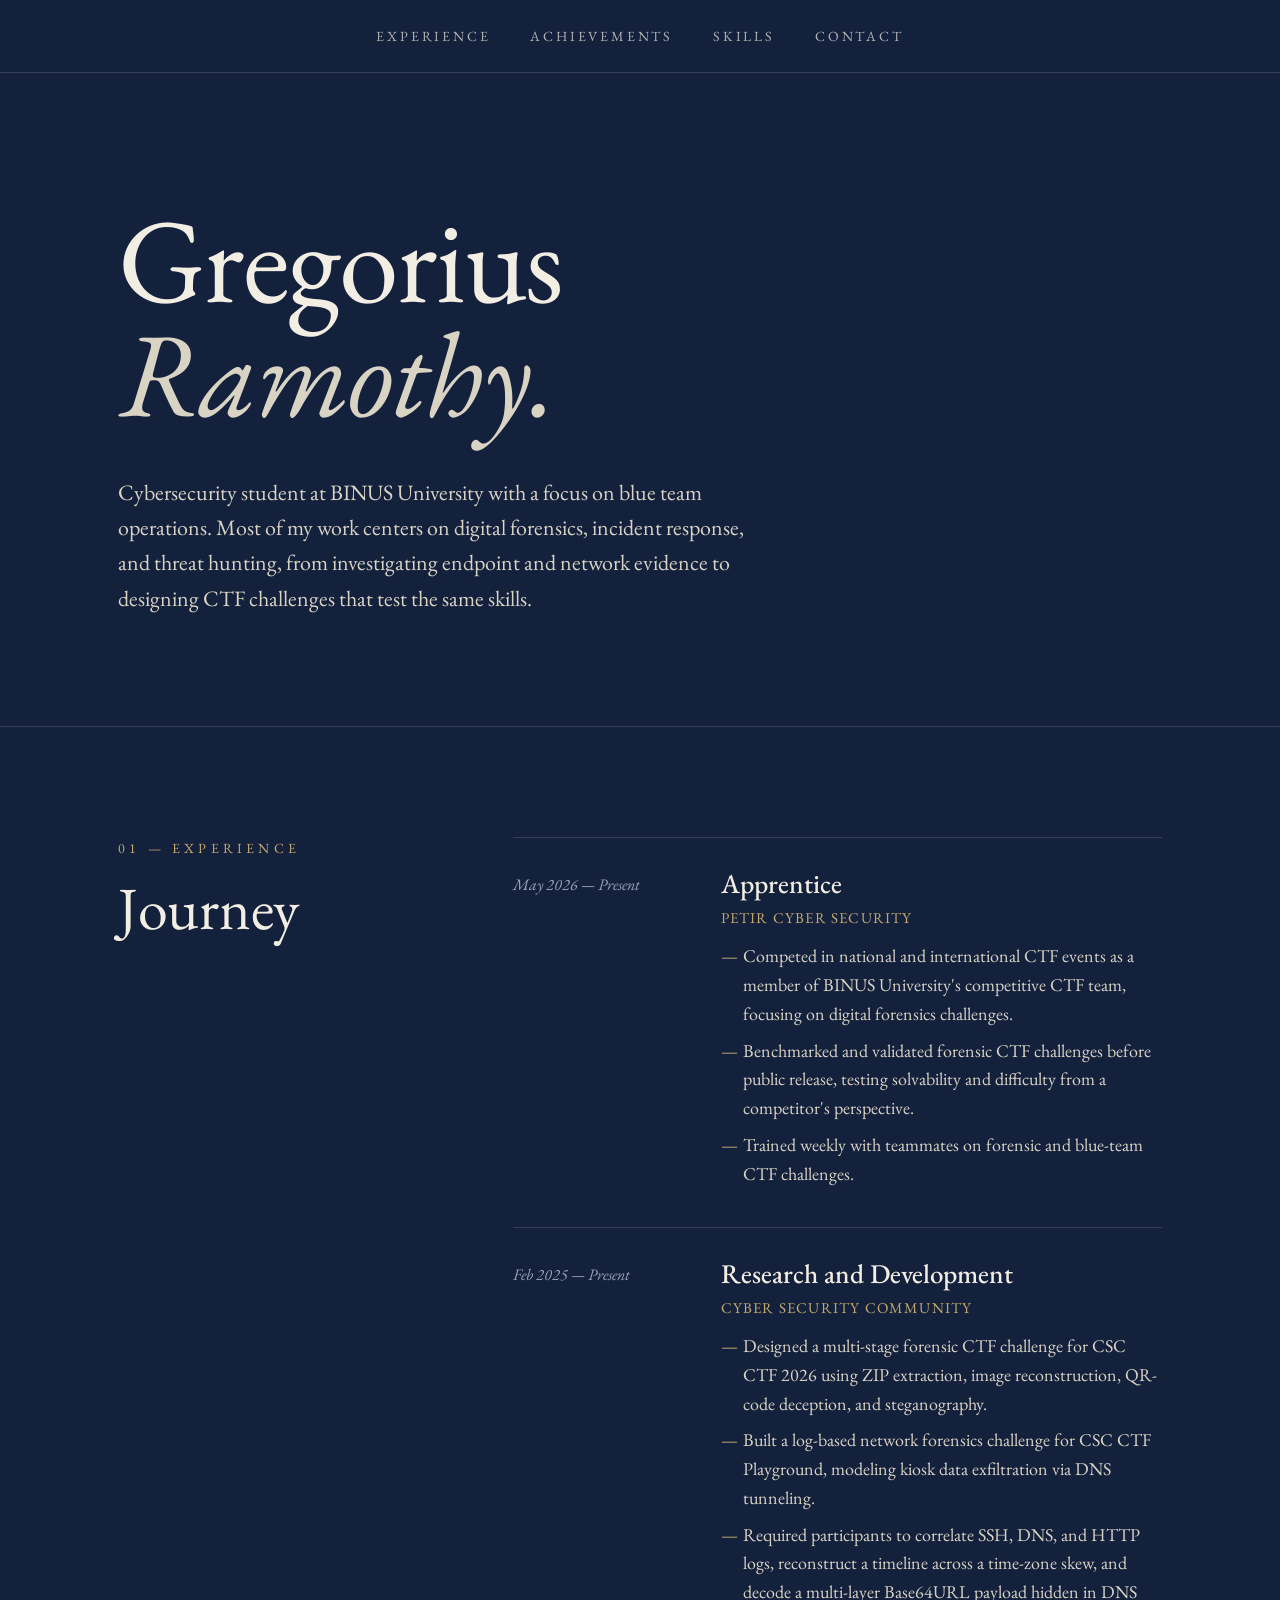
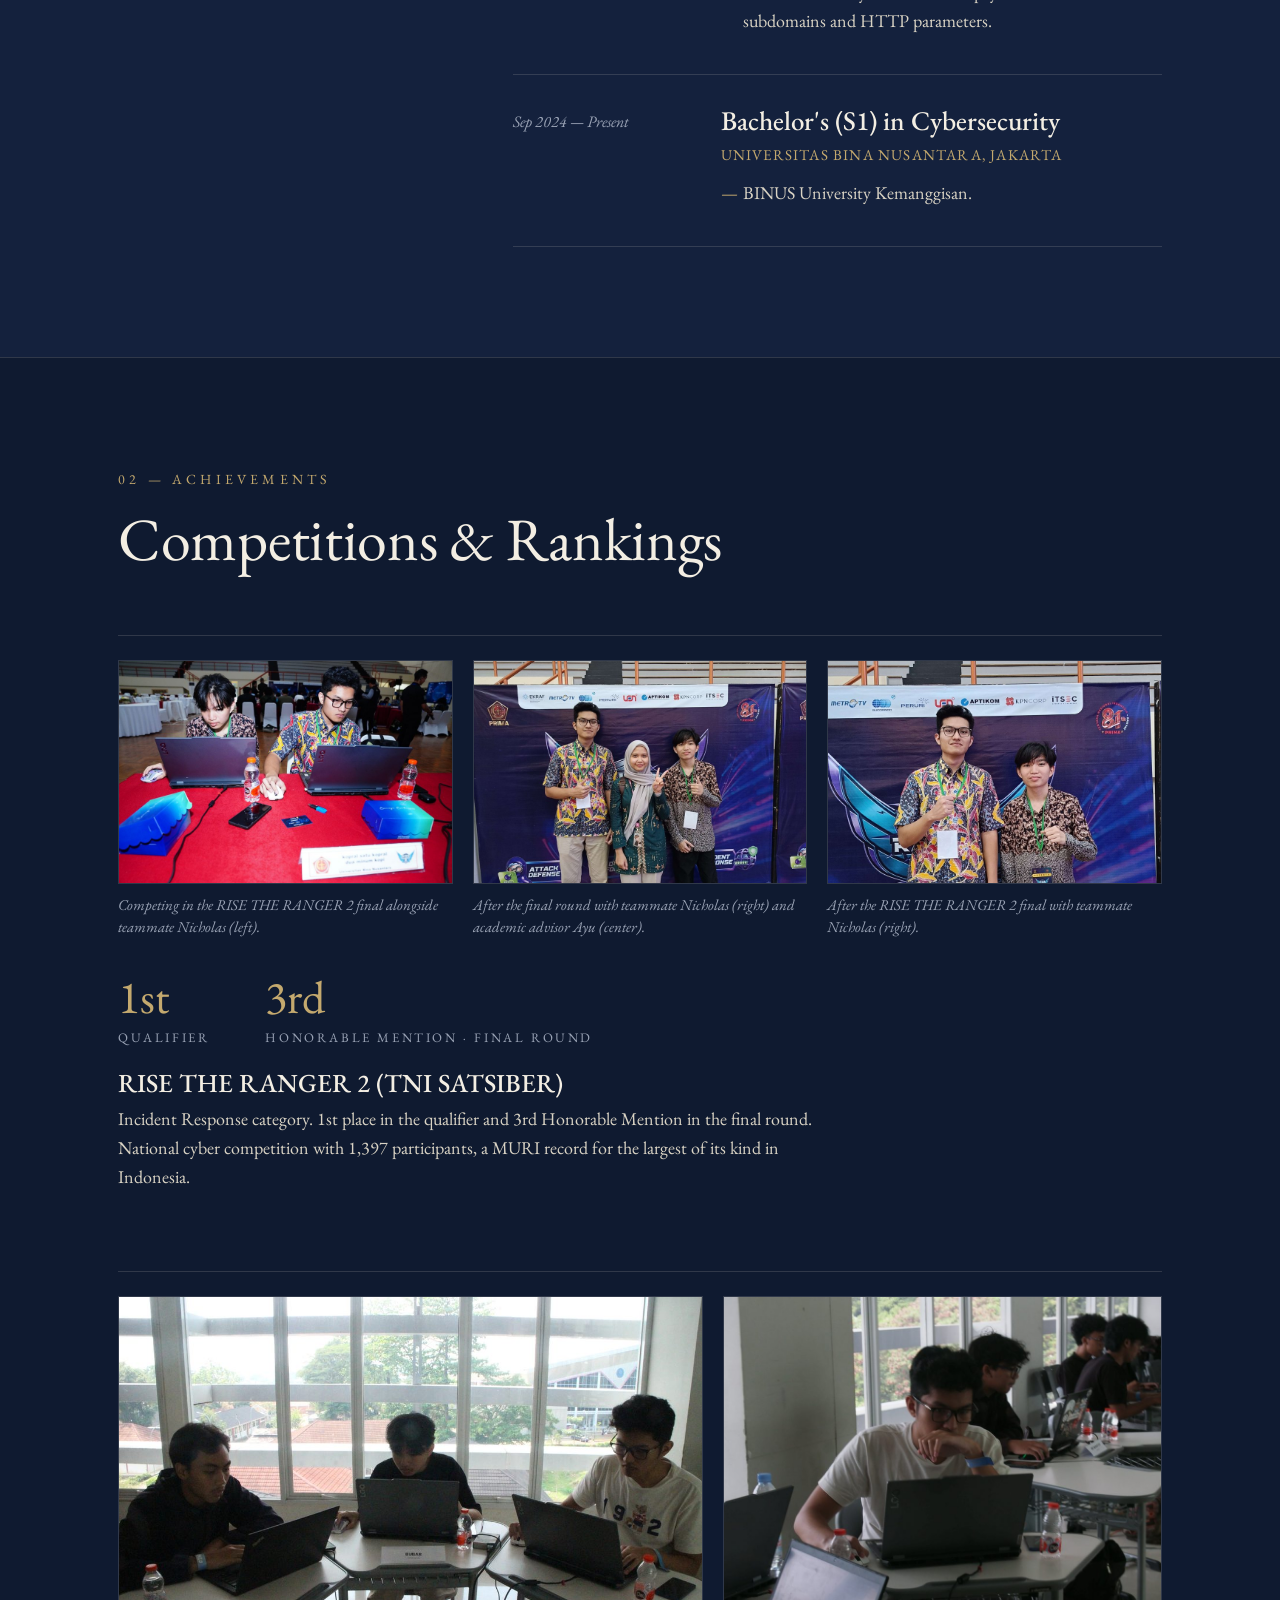
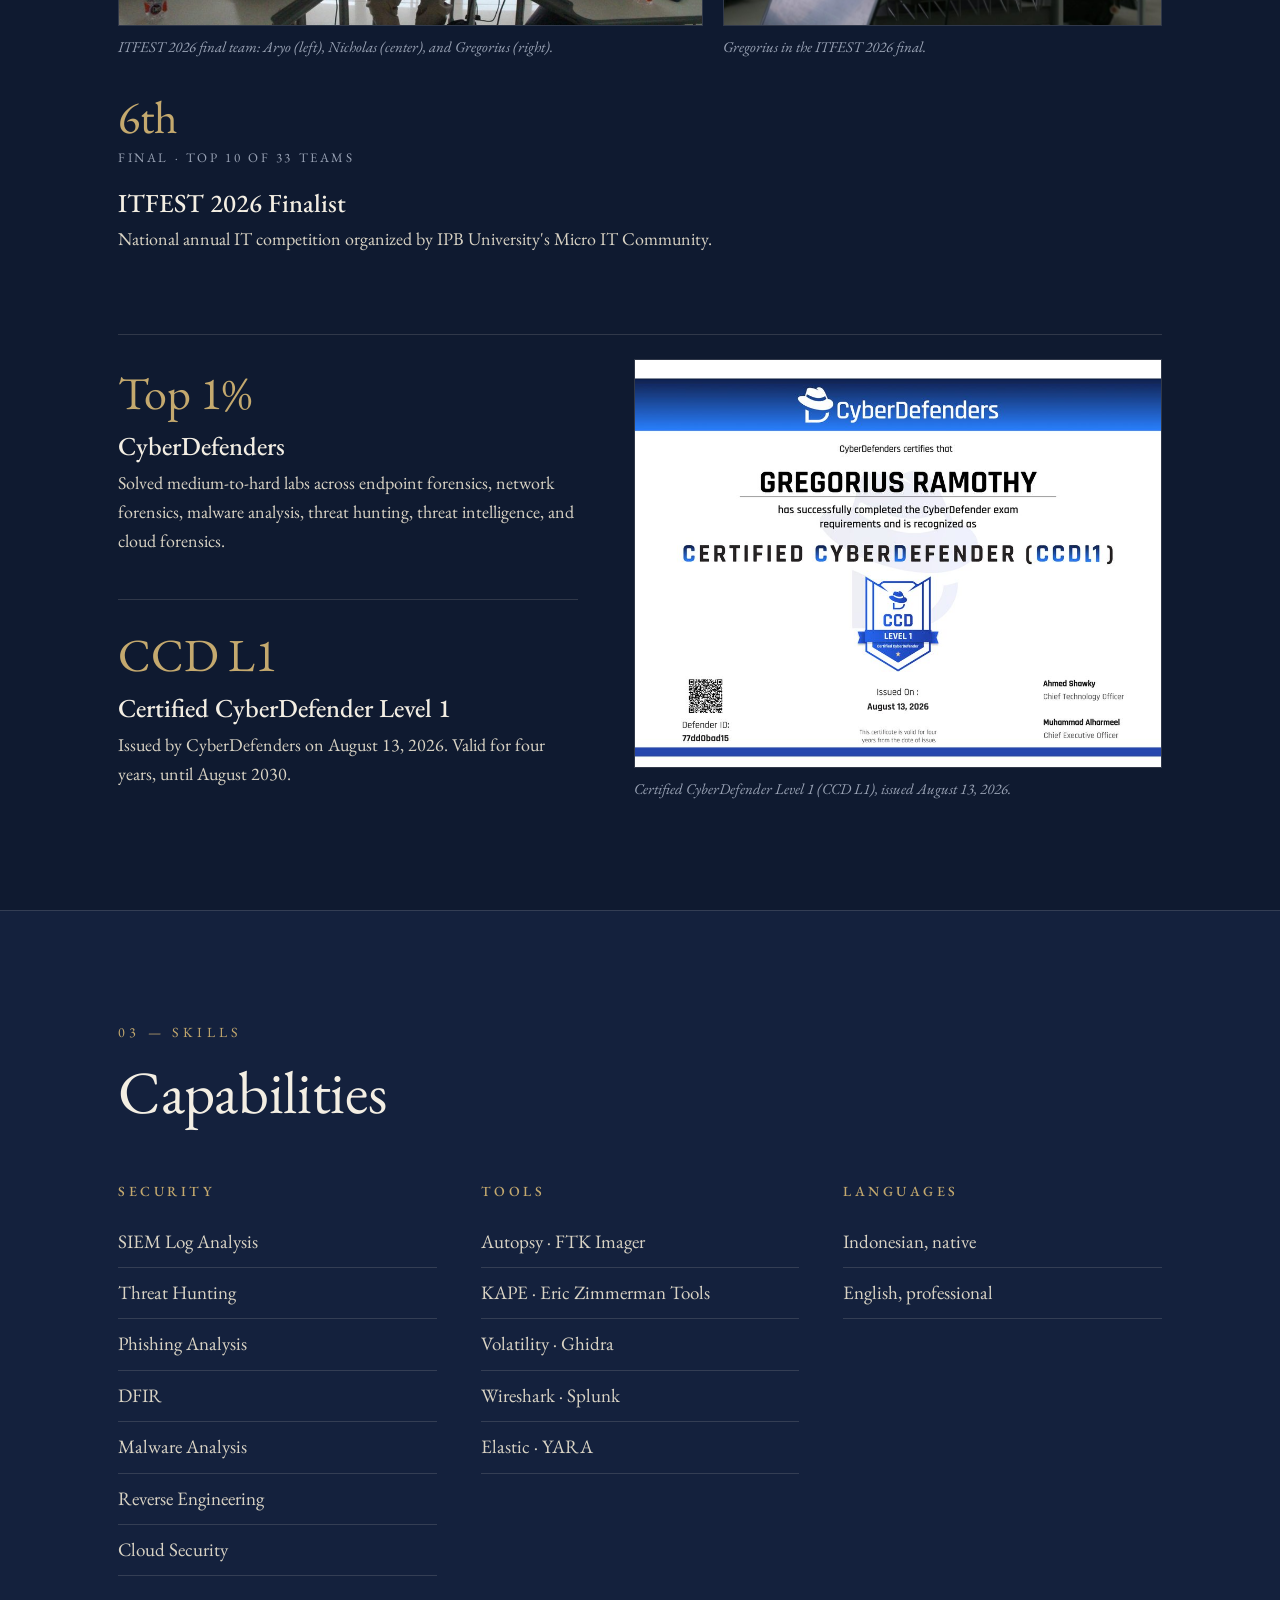
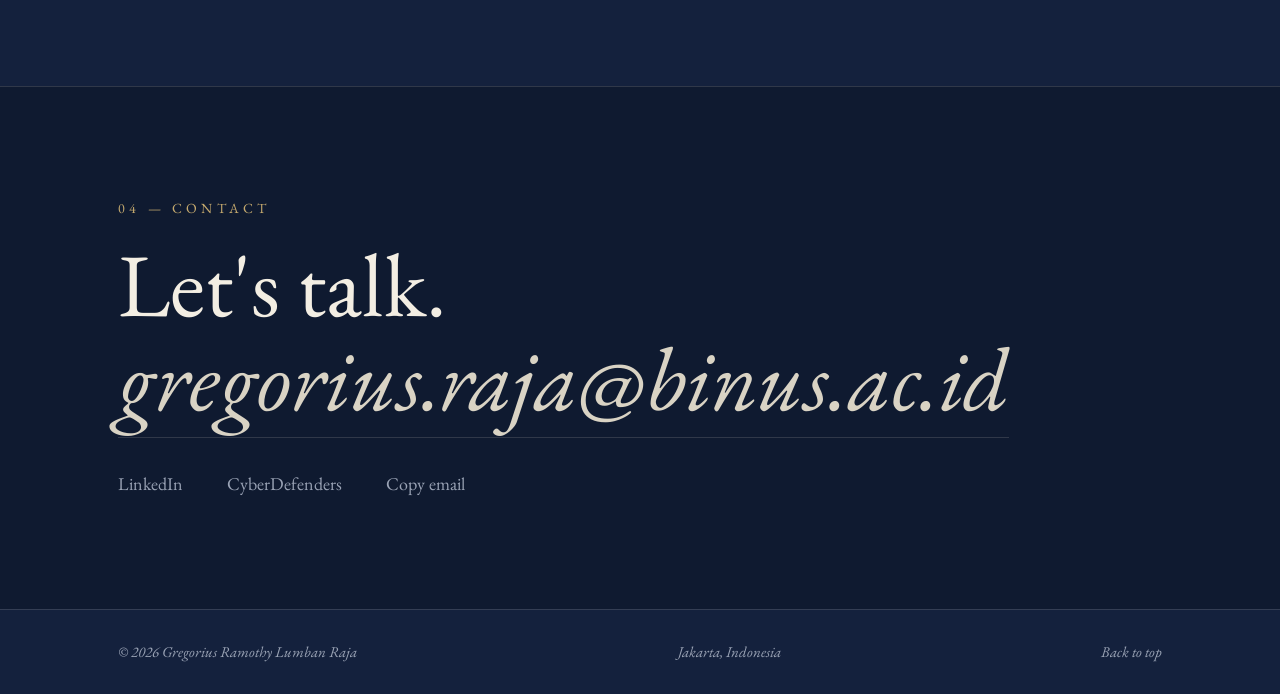
<file: index.html>
<!doctype html>
<html lang="en">
<head>
<meta charset="utf-8">
<meta name="viewport" content="width=device-width, initial-scale=1">
<title>Gregorius Ramothy — Portfolio</title>
<meta name="description" content="Cybersecurity student at BINUS University focused on blue team operations: digital forensics, incident response, and threat hunting.">
<meta name="theme-color" content="#14213D">
<meta name="color-scheme" content="dark">
<meta name="robots" content="noindex, nofollow">

<meta property="og:type" content="website">
<meta property="og:title" content="Gregorius Ramothy Lumban Raja — Portfolio">
<meta property="og:description" content="Cybersecurity student focused on digital forensics, incident response, and threat hunting.">
<meta property="og:image" content="https://rem0vegg.github.io/assets/img/og.png">
<meta name="twitter:card" content="summary_large_image">

<link rel="icon" href="favicon.svg" type="image/svg+xml">
<link rel="preload" href="assets/fonts/eb-garamond-latin-400-normal.woff2" as="font" type="font/woff2" crossorigin>
<link rel="preload" href="assets/fonts/eb-garamond-latin-400-italic.woff2" as="font" type="font/woff2" crossorigin>
<link rel="stylesheet" href="assets/css/style.css">
<script>document.documentElement.classList.add("js");</script>
<script src="assets/js/main.js" defer></script>
</head>
<body>

<a class="skip-link" href="#experience">Skip to content</a>

<nav class="site-nav" aria-label="Primary">
  <div class="wrap">
    <button class="menu-btn" id="menu-toggle" aria-label="Menu" aria-expanded="false">
      <span></span><span></span><span></span>
    </button>
    <div class="links" id="nav-links">
      <a href="#experience">Experience</a>
      <a href="#achievements">Achievements</a>
      <a href="#skills">Skills</a>
      <a href="#contact">Contact</a>
    </div>
  </div>
</nav>

<main>

<header class="hero">
  <div class="wrap">
    <h1>Gregorius<br><em>Ramothy.</em></h1>
    <p class="lead">Cybersecurity student at BINUS University with a focus on blue team operations. Most of my work centers on digital forensics, incident response, and threat hunting, from investigating endpoint and network evidence to designing CTF challenges that test the same skills.</p>
  </div>
</header>

<section id="experience">
  <div class="wrap two">
    <div class="reveal">
      <p class="label">01 — Experience</p>
      <h2>Journey</h2>
    </div>
    <div>
      <div class="exp reveal">
        <div class="period">May 2026 — Present</div>
        <div>
          <h3>Apprentice</h3>
          <div class="org">PETIR Cyber Security</div>
          <ul>
            <li>Competed in national and international CTF events as a member of BINUS University's competitive CTF team, focusing on digital forensics challenges.</li>
            <li>Benchmarked and validated forensic CTF challenges before public release, testing solvability and difficulty from a competitor's perspective.</li>
            <li>Trained weekly with teammates on forensic and blue-team CTF challenges.</li>
          </ul>
        </div>
      </div>
      <div class="exp reveal">
        <div class="period">Feb 2025 — Present</div>
        <div>
          <h3>Research and Development</h3>
          <div class="org">Cyber Security Community</div>
          <ul>
            <li>Designed a multi-stage forensic CTF challenge for CSC CTF 2026 using ZIP extraction, image reconstruction, QR-code deception, and steganography.</li>
            <li>Built a log-based network forensics challenge for CSC CTF Playground, modeling kiosk data exfiltration via DNS tunneling.</li>
            <li>Required participants to correlate SSH, DNS, and HTTP logs, reconstruct a timeline across a time-zone skew, and decode a multi-layer Base64URL payload hidden in DNS subdomains and HTTP parameters.</li>
          </ul>
        </div>
      </div>
      <div class="exp reveal">
        <div class="period">Sep 2024 — Present</div>
        <div>
          <h3>Bachelor's (S1) in Cybersecurity</h3>
          <div class="org">Universitas Bina Nusantara, Jakarta</div>
          <ul>
            <li>BINUS University Kemanggisan.</li>
          </ul>
        </div>
      </div>
    </div>
  </div>
</section>

<section id="achievements" class="alt">
  <div class="wrap">
    <p class="label reveal">02 — Achievements</p>
    <h2 class="reveal">Competitions &amp; Rankings</h2>

    <div class="ach">

      <!-- RISE THE RANGER 2 -->
      <article class="card reveal">
        <div class="gallery">
          <figure style="--ar:1.5">
            <button type="button" class="zoom" data-lightbox data-full="assets/img/rtr2-final-competing.jpg" aria-haspopup="dialog">
              <img src="assets/img/thumbs/rtr2-final-competing.jpg" width="900" height="600" loading="lazy" decoding="async" alt="Gregorius and teammate Nicholas working at their laptops during the RISE THE RANGER 2 final">
            </button>
            <figcaption>Competing in the RISE THE RANGER 2 final alongside teammate Nicholas (left).</figcaption>
          </figure>
          <figure style="--ar:1.5">
            <button type="button" class="zoom" data-lightbox data-full="assets/img/rtr2-final-with-advisor.jpg" aria-haspopup="dialog">
              <img src="assets/img/thumbs/rtr2-final-with-advisor.jpg" width="900" height="600" loading="lazy" decoding="async" alt="Gregorius, academic advisor Ayu, and teammate Nicholas posing in front of the competition backdrop">
            </button>
            <figcaption>After the final round with teammate Nicholas (right) and academic advisor Ayu (center).</figcaption>
          </figure>
          <figure style="--ar:1.5">
            <button type="button" class="zoom" data-lightbox data-full="assets/img/rtr2-final-after.jpg" aria-haspopup="dialog">
              <img src="assets/img/thumbs/rtr2-final-after.jpg" width="900" height="600" loading="lazy" decoding="async" alt="Gregorius and teammate Nicholas posing after the RISE THE RANGER 2 final">
            </button>
            <figcaption>After the RISE THE RANGER 2 final with teammate Nicholas (right).</figcaption>
          </figure>
        </div>
        <div class="stats">
          <div>
            <div class="big">1st</div>
            <div class="tag">Qualifier</div>
          </div>
          <div>
            <div class="big">3rd</div>
            <div class="tag">Honorable Mention · Final Round</div>
          </div>
        </div>
        <h3>RISE THE RANGER 2 (TNI SATSIBER)</h3>
        <p>Incident Response category. 1st place in the qualifier and 3rd Honorable Mention in the final round. National cyber competition with 1,397 participants, a MURI record for the largest of its kind in Indonesia.</p>
      </article>

      <!-- ITFEST 2026 -->
      <article class="card reveal">
        <div class="gallery">
          <figure style="--ar:1.7794">
            <button type="button" class="zoom" data-lightbox data-full="assets/img/itfest-final-team.jpg" aria-haspopup="dialog">
              <img src="assets/img/thumbs/itfest-final-team.jpg" width="1000" height="562" loading="lazy" decoding="async" alt="Aryo, Nicholas, and Gregorius at their desks during the ITFEST 2026 final">
            </button>
            <figcaption>ITFEST 2026 final team: Aryo (left), Nicholas (center), and Gregorius (right).</figcaption>
          </figure>
          <figure style="--ar:1.3333">
            <button type="button" class="zoom" data-lightbox data-full="assets/img/itfest-final-gregorius.jpg" aria-haspopup="dialog">
              <img src="assets/img/thumbs/itfest-final-gregorius.jpg" width="900" height="675" loading="lazy" decoding="async" alt="Gregorius concentrating at his laptop during the ITFEST 2026 final">
            </button>
            <figcaption>Gregorius in the ITFEST 2026 final.</figcaption>
          </figure>
        </div>
        <div class="stats">
          <div>
            <div class="big">6th</div>
            <div class="tag">Final · Top 10 of 33 teams</div>
          </div>
        </div>
        <h3>ITFEST 2026 Finalist</h3>
        <p>National annual IT competition organized by IPB University's Micro IT Community.</p>
      </article>

      <!-- CyberDefenders -->
      <article class="card reveal">
        <div class="split">
          <div>
            <div class="block">
              <div class="big">Top 1%</div>
              <h3>CyberDefenders</h3>
              <p>Solved medium-to-hard labs across endpoint forensics, network forensics, malware analysis, threat hunting, threat intelligence, and cloud forensics.</p>
            </div>
            <div class="block">
              <div class="big">CCD L1</div>
              <h3>Certified CyberDefender Level 1</h3>
              <p>Issued by CyberDefenders on August 13, 2026. Valid for four years, until August 2030.</p>
            </div>
          </div>
          <figure style="--ar:1.2937">
            <button type="button" class="zoom" data-lightbox data-full="assets/img/ccd-l1-certificate.jpg" aria-haspopup="dialog">
              <img src="assets/img/thumbs/ccd-l1-certificate.jpg" width="1000" height="773" loading="lazy" decoding="async" alt="Certified CyberDefender Level 1 certificate issued to Gregorius Ramothy on August 13, 2026">
            </button>
            <figcaption>Certified CyberDefender Level 1 (CCD L1), issued August 13, 2026.</figcaption>
          </figure>
        </div>
      </article>

    </div>
  </div>
</section>

<section id="skills">
  <div class="wrap">
    <p class="label reveal">03 — Skills</p>
    <h2 class="reveal">Capabilities</h2>
    <div class="skills reveal">
      <div>
        <h3>Security</h3>
        <ul>
          <li>SIEM Log Analysis</li>
          <li>Threat Hunting</li>
          <li>Phishing Analysis</li>
          <li>DFIR</li>
          <li>Malware Analysis</li>
          <li>Reverse Engineering</li>
          <li>Cloud Security</li>
        </ul>
      </div>
      <div>
        <h3>Tools</h3>
        <ul>
          <li>Autopsy · FTK Imager</li>
          <li>KAPE · Eric Zimmerman Tools</li>
          <li>Volatility · Ghidra</li>
          <li>Wireshark · Splunk</li>
          <li>Elastic · YARA</li>
        </ul>
      </div>
      <div>
        <h3>Languages</h3>
        <ul>
          <li>Indonesian, native</li>
          <li>English, professional</li>
        </ul>
      </div>
    </div>
  </div>
</section>

<section id="contact" class="contact alt">
  <div class="wrap reveal">
    <p class="label">04 — Contact</p>
    <p class="big-text">Let's talk.<br><em><a href="mailto:gregorius.raja@binus.ac.id">gregorius.raja@binus.ac.id</a></em></p>
    <div class="meta">
      <a href="https://www.linkedin.com/in/gregorius-ramothy/" target="_blank" rel="noopener noreferrer">LinkedIn</a>
      <a href="https://cyberdefenders.org/p/gramothy/" target="_blank" rel="noopener noreferrer">CyberDefenders</a>
      <span>
        <button type="button" id="copy-email" data-email="gregorius.raja@binus.ac.id">Copy email</button>
        <span id="copy-status" class="copy-status" role="status" aria-live="polite"></span>
      </span>
    </div>
  </div>
</section>

</main>

<footer class="site-footer">
  <div class="wrap">
    <span>© <span id="year">2026</span> Gregorius Ramothy Lumban Raja</span>
    <span>Jakarta, Indonesia</span>
    <a href="#top" onclick="window.scrollTo({top:0});return false;">Back to top</a>
  </div>
</footer>

<dialog id="lightbox" class="lb" aria-label="Image viewer">
  <button type="button" class="lb-btn lb-close" aria-label="Close">&times;</button>
  <button type="button" class="lb-btn lb-prev" aria-label="Previous image">&#8249;</button>
  <button type="button" class="lb-btn lb-next" aria-label="Next image">&#8250;</button>
  <div class="lb-stage">
    <img class="lb-img" alt="">
    <div class="lb-meta">
      <p class="lb-caption"></p>
      <p class="lb-count"></p>
    </div>
  </div>
</dialog>

</body>
</html>
</file>
<file: assets/css/style.css>
/* ==========================================================================
   Fonts (self-hosted EB Garamond, latin subset)
   ========================================================================== */
@font-face {
  font-family: "EB Garamond";
  font-style: normal;
  font-weight: 400;
  font-display: swap;
  src: url("../fonts/eb-garamond-latin-400-normal.woff2") format("woff2");
}
@font-face {
  font-family: "EB Garamond";
  font-style: normal;
  font-weight: 500;
  font-display: swap;
  src: url("../fonts/eb-garamond-latin-500-normal.woff2") format("woff2");
}
@font-face {
  font-family: "EB Garamond";
  font-style: italic;
  font-weight: 400;
  font-display: swap;
  src: url("../fonts/eb-garamond-latin-400-italic.woff2") format("woff2");
}

/* ==========================================================================
   Tokens
   ========================================================================== */
:root {
  --navy: #14213d;
  --navy-deep: #0f1a30;
  --line: rgba(243, 238, 227, 0.14);
  --cream: #f3eee3;
  --cream-soft: #d9d3c4;
  --muted: #9aa3b5;
  --brass: #c4a96e;
  --nav-h: 72px;
  --font: "EB Garamond", Garamond, "Times New Roman", serif;
}

/* ==========================================================================
   Base
   ========================================================================== */
*,
*::before,
*::after { box-sizing: border-box; }
* { margin: 0; padding: 0; }

html {
  color-scheme: dark;
  scroll-behavior: smooth;
  -webkit-text-size-adjust: 100%;
}

body {
  background: var(--navy);
  color: var(--cream);
  font-family: var(--font);
  font-size: 19px;
  line-height: 1.6;
  -webkit-font-smoothing: antialiased;
  text-rendering: optimizeLegibility;
}
body:has(dialog[open]) { overflow: hidden; }

a { color: inherit; text-decoration: none; }
img { max-width: 100%; }
button { font: inherit; color: inherit; background: none; border: 0; cursor: pointer; }

:focus-visible {
  outline: 2px solid var(--brass);
  outline-offset: 4px;
  border-radius: 2px;
}

.wrap { max-width: 1100px; margin: 0 auto; padding: 0 28px; }

.skip-link {
  position: absolute;
  left: 16px;
  top: -60px;
  z-index: 100;
  padding: 10px 16px;
  background: var(--cream);
  color: var(--navy);
  font-size: 16px;
  transition: top 0.2s;
}
.skip-link:focus { top: 12px; }

/* ==========================================================================
   Navigation
   ========================================================================== */
.site-nav {
  position: sticky;
  top: 0;
  z-index: 10;
  background: var(--navy);
  border-bottom: 1px solid var(--line);
}
.site-nav .wrap {
  display: flex;
  justify-content: center;
  align-items: center;
  height: var(--nav-h);
  position: relative;
}
.links {
  display: flex;
  gap: 40px;
  font-size: 14px;
  letter-spacing: 0.2em;
  text-transform: uppercase;
}
.links a {
  position: relative;
  padding: 6px 0;
  opacity: 0.7;
  transition: opacity 0.2s, color 0.2s;
}
.links a::after {
  content: "";
  position: absolute;
  left: 0;
  right: 0;
  bottom: 0;
  height: 1px;
  background: var(--brass);
  transform: scaleX(0);
  transform-origin: left;
  transition: transform 0.3s ease;
}
.links a:hover,
.links a[aria-current="true"] { opacity: 1; color: var(--brass); }
.links a[aria-current="true"]::after { transform: scaleX(1); }

/* Hamburger */
.menu-btn {
  position: absolute;
  left: 0;
  display: none;
  flex-direction: column;
  justify-content: center;
  gap: 5px;
  width: 32px;
  height: 32px;
  padding: 0;
}
.menu-btn span {
  display: block;
  height: 1.5px;
  background: var(--cream);
  border-radius: 1px;
  transition: transform 0.3s, opacity 0.3s;
}
.menu-btn[aria-expanded="true"] span:nth-child(1) { transform: translateY(6.5px) rotate(45deg); }
.menu-btn[aria-expanded="true"] span:nth-child(2) { opacity: 0; }
.menu-btn[aria-expanded="true"] span:nth-child(3) { transform: translateY(-6.5px) rotate(-45deg); }

/* ==========================================================================
   Hero
   ========================================================================== */
.hero { padding: 130px 0 110px; }
.hero h1 {
  font-weight: 400;
  font-size: clamp(56px, 10vw, 120px);
  line-height: 0.95;
  letter-spacing: -0.01em;
}
.hero h1 em { font-style: italic; color: var(--cream-soft); }
.hero .lead {
  margin-top: 44px;
  max-width: 640px;
  font-size: 22px;
  color: var(--cream-soft);
}

/* ==========================================================================
   Sections
   ========================================================================== */
section {
  padding: 110px 0;
  border-top: 1px solid var(--line);
  scroll-margin-top: var(--nav-h);
}
.alt { background: var(--navy-deep); }

.label {
  margin-bottom: 18px;
  font-size: 14px;
  letter-spacing: 0.3em;
  text-transform: uppercase;
  color: var(--brass);
}
h2 {
  margin-bottom: 36px;
  font-weight: 400;
  font-size: clamp(40px, 5vw, 60px);
  line-height: 1.05;
  letter-spacing: -0.005em;
}
.two { display: grid; grid-template-columns: 1fr 2fr; gap: 70px; }

/* Experience */
.exp {
  display: grid;
  grid-template-columns: 180px 1fr;
  gap: 28px;
  padding: 30px 0;
  border-top: 1px solid var(--line);
}
.exp:last-child { border-bottom: 1px solid var(--line); }
.exp .period { padding-top: 4px; font-size: 16px; font-style: italic; color: var(--muted); }
.exp h3 { font-weight: 500; font-size: 27px; line-height: 1.2; }
.exp .org {
  margin: 6px 0 12px;
  font-size: 15px;
  letter-spacing: 0.08em;
  text-transform: uppercase;
  color: var(--brass);
}
.exp ul { list-style: none; }
.exp li {
  position: relative;
  margin-bottom: 8px;
  padding-left: 22px;
  font-size: 18px;
  color: var(--cream-soft);
}
.exp li::before { content: "\2014"; position: absolute; left: 0; color: var(--brass); }

/* ==========================================================================
   Achievements
   ========================================================================== */
#achievements h2 { margin-bottom: 64px; }
.ach { display: grid; gap: 80px; }
.card { padding-top: 24px; border-top: 1px solid var(--line); }

.stats { display: flex; flex-wrap: wrap; gap: 20px 56px; }
.big { font-size: 46px; line-height: 1; color: var(--brass); }
.tag {
  margin-top: 8px;
  font-size: 13px;
  letter-spacing: 0.2em;
  text-transform: uppercase;
  color: var(--muted);
}
.card h3 { margin: 18px 0 6px; font-weight: 500; font-size: 26px; line-height: 1.25; }
.card p { max-width: 720px; font-size: 18px; color: var(--cream-soft); }

/* Photo rows: equal heights regardless of aspect ratio */
.gallery { display: flex; align-items: flex-start; gap: 20px; margin-bottom: 36px; }
.gallery figure { flex: var(--ar, 1.5) 1 0; min-width: 0; }

.zoom {
  position: relative;
  display: block;
  width: 100%;
  overflow: hidden;
  border: 1px solid var(--line);
  background: var(--navy-deep);
  cursor: zoom-in;
}
.zoom img {
  display: block;
  width: 100%;
  height: auto;
  transition: transform 0.7s ease, opacity 0.3s;
}
.zoom::after {
  content: "";
  position: absolute;
  inset: 0;
  background: linear-gradient(to top, rgba(15, 26, 48, 0.35), transparent 40%);
  opacity: 0;
  transition: opacity 0.3s;
  pointer-events: none;
}
.zoom:hover img { transform: scale(1.025); }
.zoom:hover::after { opacity: 1; }

figcaption {
  margin-top: 10px;
  font-size: 15px;
  font-style: italic;
  line-height: 1.45;
  color: var(--muted);
}

/* CyberDefenders: text left, certificate right */
.split {
  display: grid;
  grid-template-columns: 1fr 1.15fr;
  gap: 56px;
  align-items: center;
}
.split .block + .block { margin-top: 44px; padding-top: 32px; border-top: 1px solid var(--line); }
.split .block h3 { margin-top: 14px; }
.split figure { margin: 0; }

/* ==========================================================================
   Skills
   ========================================================================== */
#skills h2 { margin-bottom: 56px; }
.skills { display: grid; grid-template-columns: repeat(3, 1fr); gap: 44px; }
.skills h3 {
  margin-bottom: 14px;
  font-weight: 500;
  font-size: 14px;
  letter-spacing: 0.25em;
  text-transform: uppercase;
  color: var(--brass);
}
.skills ul { list-style: none; }
.skills li {
  padding: 10px 0;
  border-bottom: 1px solid var(--line);
  font-size: 19px;
  color: var(--cream-soft);
}

/* ==========================================================================
   Contact
   ========================================================================== */
.contact .big-text { font-size: clamp(44px, 7vw, 92px); line-height: 1.05; }
.contact .big-text em { color: var(--cream-soft); }
.contact .big-text a {
  overflow-wrap: anywhere;
  border-bottom: 1px solid var(--line);
  transition: border-color 0.2s, color 0.2s;
}
.contact .big-text a:hover { border-color: var(--brass); color: var(--brass); }
.contact .meta {
  display: flex;
  flex-wrap: wrap;
  align-items: center;
  gap: 18px 44px;
  margin-top: 44px;
  font-size: 18px;
  color: var(--muted);
}
.contact .meta a,
.contact .meta button { transition: color 0.2s; }
.contact .meta a:hover,
.contact .meta button:hover { color: var(--brass); }
.copy-status { min-width: 4.5em; font-size: 15px; font-style: italic; color: var(--brass); }

/* ==========================================================================
   Footer
   ========================================================================== */
.site-footer {
  padding: 30px 0;
  border-top: 1px solid var(--line);
  font-size: 15px;
  font-style: italic;
  color: var(--muted);
}
.site-footer .wrap { display: flex; flex-wrap: wrap; justify-content: space-between; gap: 12px; }
.site-footer a:hover { color: var(--brass); }

/* ==========================================================================
   Lightbox
   ========================================================================== */
.lb {
  width: 100%;
  height: 100%;
  max-width: none;
  max-height: none;
  border: 0;
  background: transparent;
  color: var(--cream);
}
.lb::backdrop { background: rgba(10, 16, 30, 0.95); backdrop-filter: blur(4px); }
.lb[open] { display: block; }

.lb-stage {
  display: flex;
  flex-direction: column;
  align-items: center;
  justify-content: center;
  gap: 14px;
  height: 100%;
  padding: 64px 88px 28px;
}
.lb-stage img {
  max-width: 100%;
  max-height: calc(100dvh - 160px);
  object-fit: contain;
  border: 1px solid var(--line);
  background: var(--navy-deep);
  opacity: 0;
  transition: opacity 0.25s;
}
.lb-stage img.is-loaded { opacity: 1; }
.lb-meta { max-width: 760px; text-align: center; }
.lb-meta figcaption { margin: 0; font-size: 17px; color: var(--cream-soft); }
.lb-caption { font-style: italic; }
.lb-count { margin-top: 4px; font-size: 13px; letter-spacing: 0.2em; color: var(--muted); }

.lb-btn {
  position: absolute;
  display: grid;
  place-items: center;
  width: 48px;
  height: 48px;
  border: 1px solid var(--line);
  border-radius: 50%;
  font-size: 24px;
  line-height: 1;
  transition: color 0.2s, border-color 0.2s;
}
.lb-btn:hover { color: var(--brass); border-color: var(--brass); }
.lb-close { top: 16px; right: 16px; }
.lb-prev { left: 20px; top: 50%; transform: translateY(-50%); }
.lb-next { right: 20px; top: 50%; transform: translateY(-50%); }

/* ==========================================================================
   Reveal on scroll (only when JS is running)
   ========================================================================== */
.js .reveal {
  opacity: 0;
  transform: translateY(18px);
  transition: opacity 0.8s ease, transform 0.8s ease;
}
.js .reveal.is-in { opacity: 1; transform: none; }

/* ==========================================================================
   Responsive
   ========================================================================== */
@media (max-width: 900px) {
  .split { grid-template-columns: 1fr; gap: 40px; }
}

@media (max-width: 820px) {
  .hero { padding: 90px 0 80px; }
  section { padding: 80px 0; }
  .two { grid-template-columns: 1fr; gap: 32px; }
  .skills { grid-template-columns: 1fr; gap: 36px; }
  .exp { grid-template-columns: 1fr; gap: 6px; }
  .ach { gap: 64px; }

  /* Mobile nav */
  .menu-btn { display: flex; }
  .links {
    position: absolute;
    top: var(--nav-h);
    left: 0;
    right: 0;
    flex-direction: column;
    align-items: center;
    gap: 0;
    padding: 12px 28px 20px;
    background: var(--navy);
    border-bottom: 1px solid var(--line);
    opacity: 0;
    visibility: hidden;
    transform: translateY(-8px);
    transition: opacity 0.25s, transform 0.25s, visibility 0.25s;
  }
  .links.is-open {
    opacity: 1;
    visibility: visible;
    transform: none;
  }
  .links a {
    display: block;
    padding: 10px 0;
    font-size: 15px;
    letter-spacing: 0.15em;
    opacity: 1;
  }

  /* Photo rows become swipeable */
  .gallery {
    gap: 14px;
    margin-right: -28px;
    padding-right: 28px;
    overflow-x: auto;
    scroll-snap-type: x mandatory;
    scrollbar-width: none;
    -webkit-overflow-scrolling: touch;
  }
  .gallery::-webkit-scrollbar { display: none; }
  .gallery figure { flex: 0 0 82%; scroll-snap-align: start; }
}

@media (max-width: 600px) {
  body { font-size: 18px; }
  .wrap { padding: 0 20px; }
  .links { gap: 18px; font-size: 11px; letter-spacing: 0.14em; }
  .hero .lead { font-size: 20px; }
  .gallery { margin-right: -20px; padding-right: 20px; }
  .big { font-size: 40px; }
  .card h3 { font-size: 23px; }

  .lb-stage { padding: 64px 12px 84px; }
  .lb-prev,
  .lb-next { top: auto; bottom: 20px; transform: none; }
  .lb-prev { left: calc(50% - 60px); }
  .lb-next { right: calc(50% - 60px); }
}

/* ==========================================================================
   Reduced motion
   ========================================================================== */
@media (prefers-reduced-motion: reduce) {
  html { scroll-behavior: auto; }
  *,
  *::before,
  *::after { transition-duration: 0.01ms !important; animation-duration: 0.01ms !important; }
  .js .reveal { opacity: 1; transform: none; }
  .zoom:hover img { transform: none; }
}
</file>
